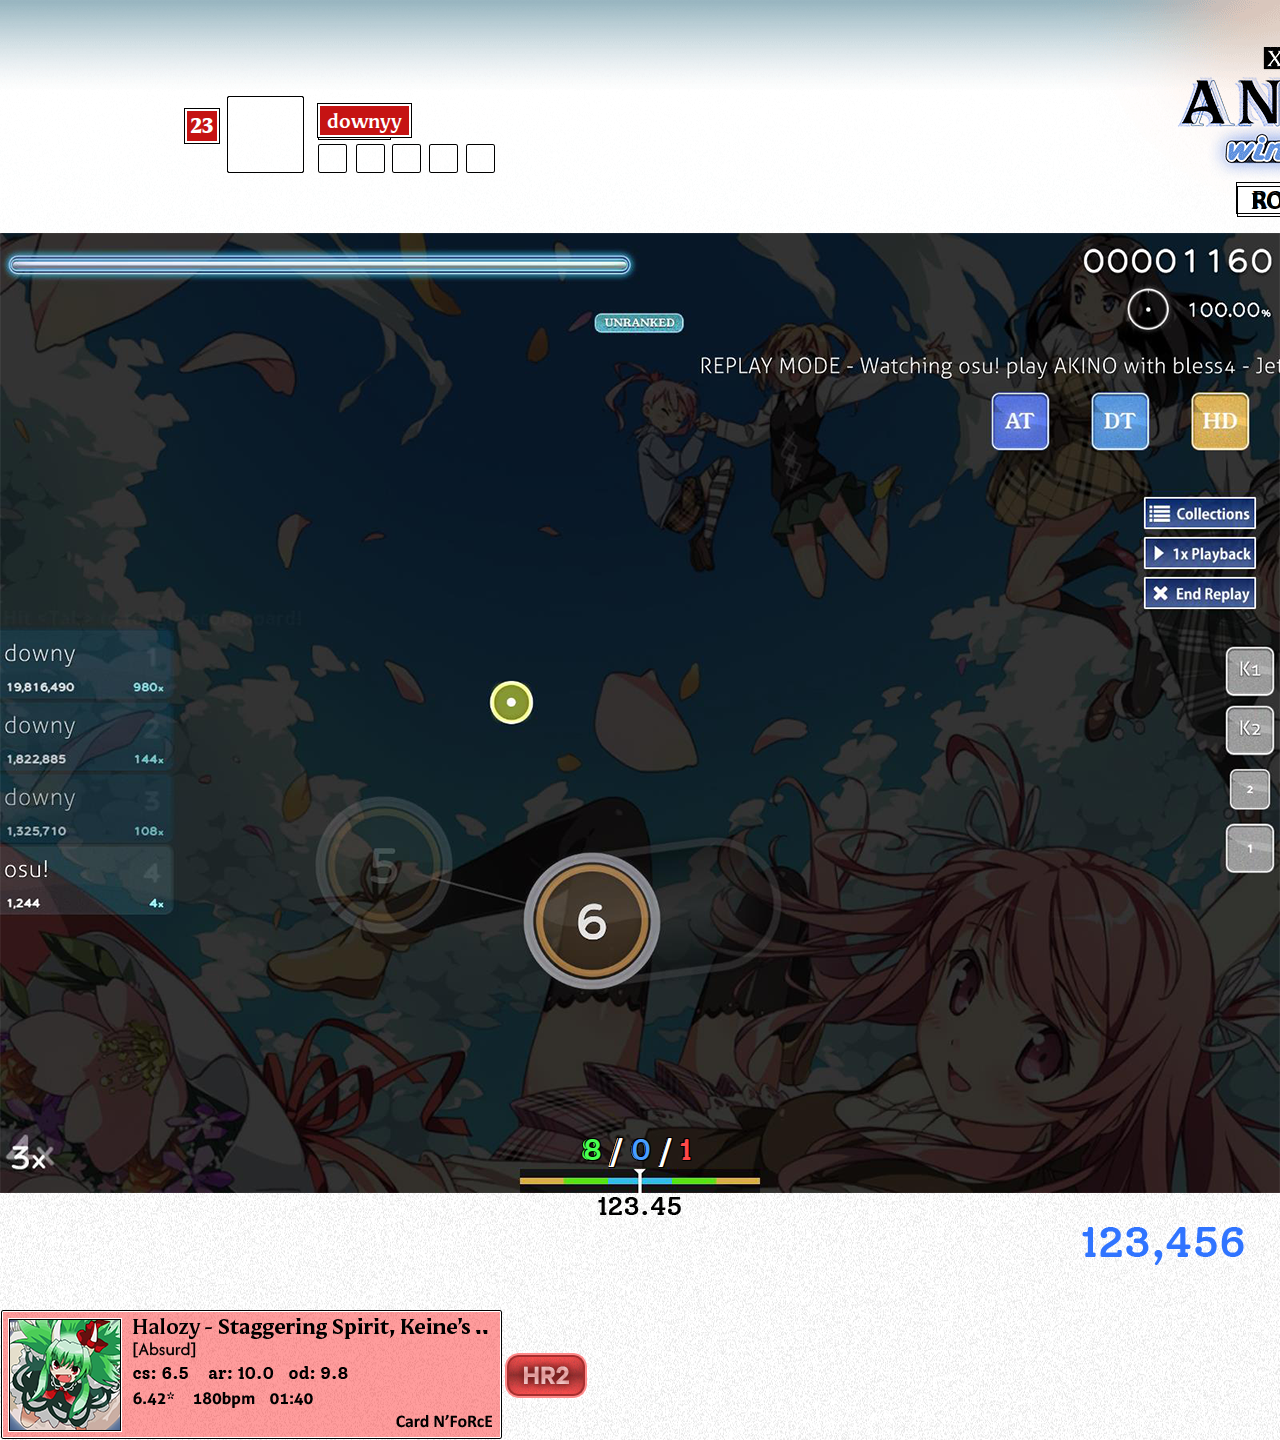
<file: main/index.html>
<!DOCTYPE html>
<html lang="en">
<head>
    <meta charset="UTF-8">
    <meta name="viewport" content="width=device-width, initial-scale=1.0">
    <title>Gameplay</title>

    <link rel="stylesheet" href="../_shared/top-section.css">
    <link rel="stylesheet" href="style.css">
</head>
<body>
    <div id="main">
        <!-- Seeding -->
        <div class="playerSeed" id="redPlayerSeed">23</div>
        <div class="playerSeed" id="bluePlayerSeed">23</div>

        <!-- Player Profile Picture -->
        <div class="profilePicture" id="redProfilePicture"></div>
        <div class="profilePicture" id="blueProfilePicture"></div>

        <!-- Names -->
        <div class="playerName" id="redPlayerName">downyy</div>
        <div class="playerName" id="bluePlayerName">fairy bread</div>
        
        <!-- Stars -->
        <div class="starsContainer" id="redStarsContainer"></div>
        <div class="starsContainer" id="blueStarsContainer"></div>

        <!-- Round name -->
        <div id="roundName">RO32</div>

        <!-- Non 300 Counts -->
        <div class="non300Counts" id="redNon300Counts">
            <span class="count100" id="red100Count">8</span> / 
            <span class="count50" id="red50Count">0</span> / 
            <span class="countMiss" id="redMissCount">1</span>
        </div>
        <div class="non300Counts" id="blueNon300Counts">
            <span class="count100" id="blue100Count">12</span> / 
            <span class="count50" id="blue50Count">3</span> / 
            <span class="countMiss" id="blueMissCount">9</span>
        </div>
    </div>

    <script src="index.js"></script>
</body>
</html>
</file>
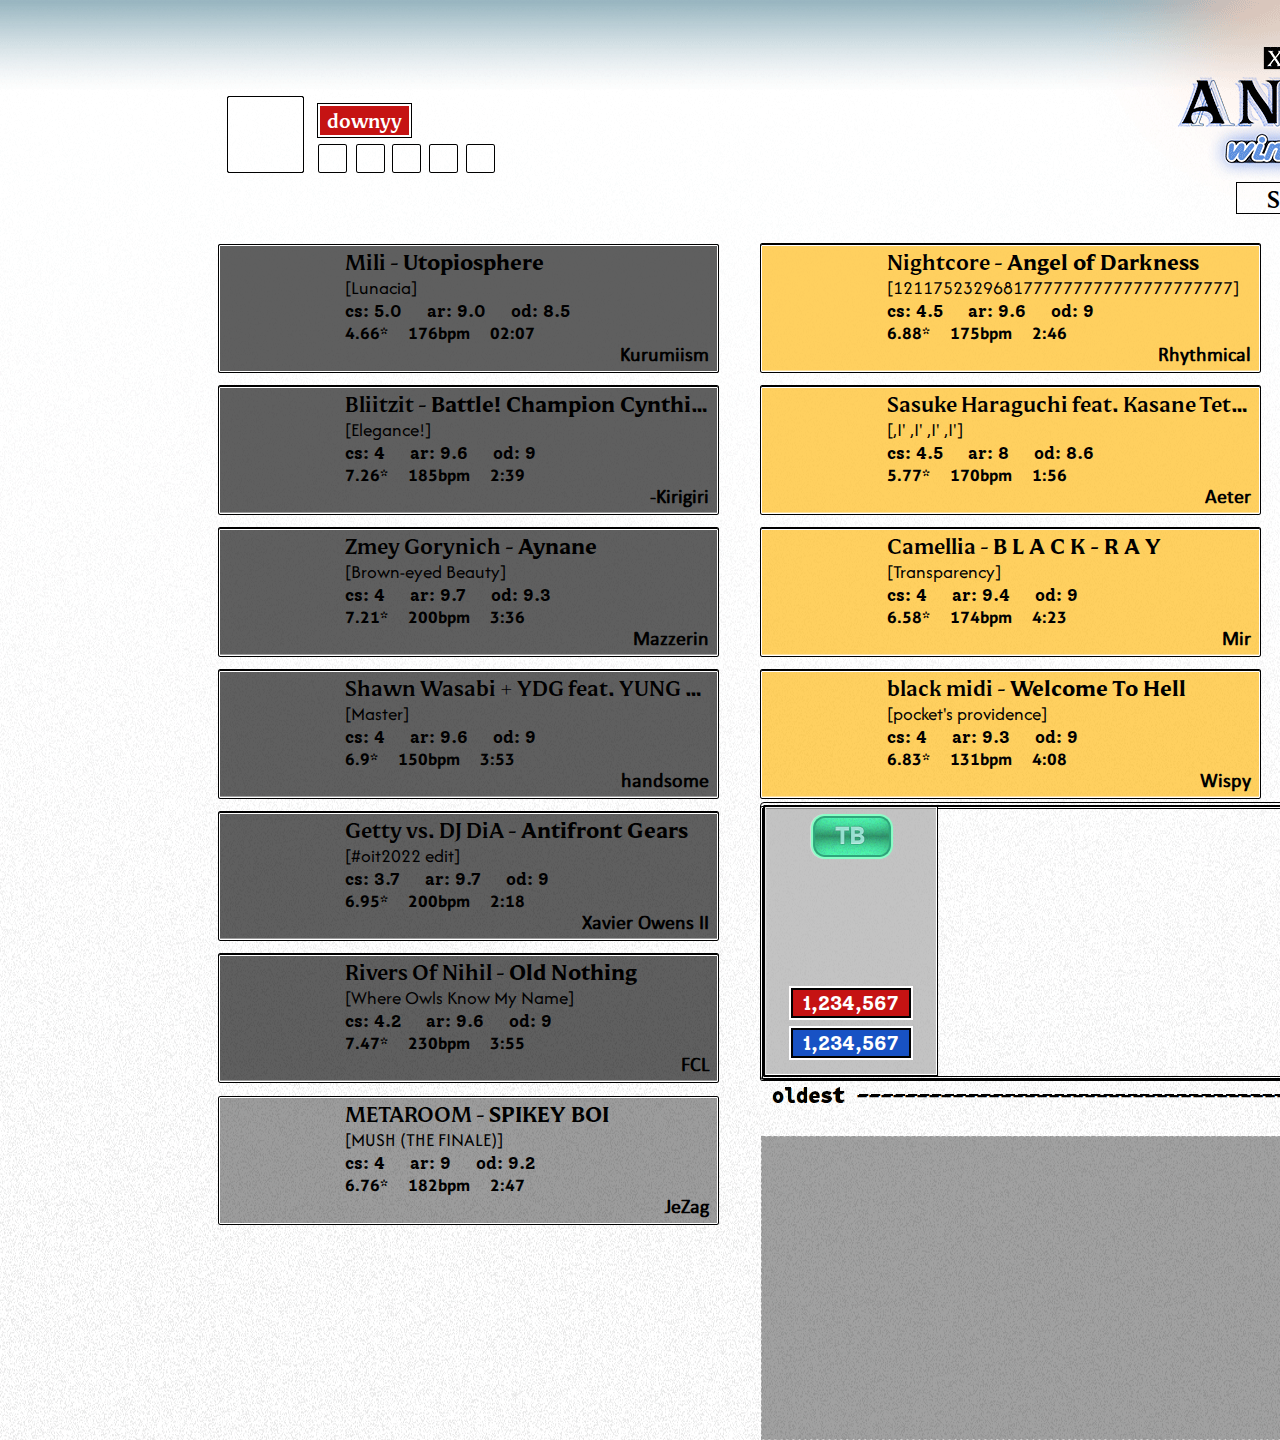
<file: mappool/index.html>
<!DOCTYPE html>
<html lang="en">
<head>
    <meta charset="UTF-8">
    <meta name="viewport" content="width=device-width, initial-scale=1.0">
    <title>Mappool</title>
    <link rel="stylesheet" href="style.css">
    
    <script src="../_shared/reconnecting-websocket.min.js"></script>
</head>
<body>
    <div id="main">
        <!-- Profile Pictures -->
        <div class="profilePicture" id="redProfilePicture"></div>
        <div class="profilePicture" id="blueProfilePicture"></div>

        <!-- Names -->
        <div class="playerName" id="redPlayerName">downyy</div>
        <div class="playerName" id="bluePlayerName">fairy bread</div>
        
        <!-- Stars -->
        <div class="starsContainer" id="redStarsContainer"></div>
        <div class="starsContainer" id="blueStarsContainer"></div>

        <!-- Round name -->
        <div id="roundName">RO32</div>

        <!-- Panels -->
        <div id="allPanelsContainer">
            <div class="modPanel" id="NMPanels">
                <div class="panel">
                    <img src="static/panels/NMpanel.png">
                    <div class="mapBackgroundImage"></div>
                    <div class="mapArtistAndTitle"><span class="mapArtist">Mili</span> - <span class="mapTitle">Utopiosphere</span></div>
                    <div class="mapDifficulty">[Lunacia]</div>
                    <div class="CSARODStats">cs: <span class="stats">5.0</span> ar: <span class="stats">9.0</span> od: <span class="stats">8.5</span></div>
                    <div class="SRBPMLENStats"><span class="stats">4.66*</span><span class="stats">176bpm</span><span class="stats">02:07</span></div>
                    <div class="mapMapper">Kurumiism</div>
                </div>
            </div>
            <div class="modPanel" id="HDPanels"></div>
            <div class="modPanel" id="HRPanels"></div>
            <div id="DTTBPanels">
                <div class="modPanel" id="DTPanels"></div>
                <div class="modPanel" id="TBPanels"></div>
            </div>
        </div>

        <!-- Match History Timeline -->
        <div id="matchHistoryTimelineContainer">
            <div id="matchHistoryTimeline">
                <div class="matchHistoryPanel">
                    <img class="matchHistoryPanelImage" src="static/panels/MatchHistoryPanel.png">
                    <div class="matchHistoryPanelBackgroundImage"></div>
                    <div class="matchHistoryPanelPickedBackground"></div>
                    <img class="matchHistoryPanelMod" src="static/match-history/TB.png">
                    <div class="matchHistoryPanelScore matchHistoryPanelWinnerScore matchHistoryPanelRedScore">1,234,567</div>
                    <div class="matchHistoryPanelScore matchHistoryPanelLoserScore matchHistoryPanelBlueScore">1,234,567</div>
                </div>
            </div>
        </div>
        <div id="matchHistoryTimelineBottom">oldest --------------------------------------------------------------------- newest</div>
    </div>

    <script src="index.js"></script>
</body>
</html>
</file>
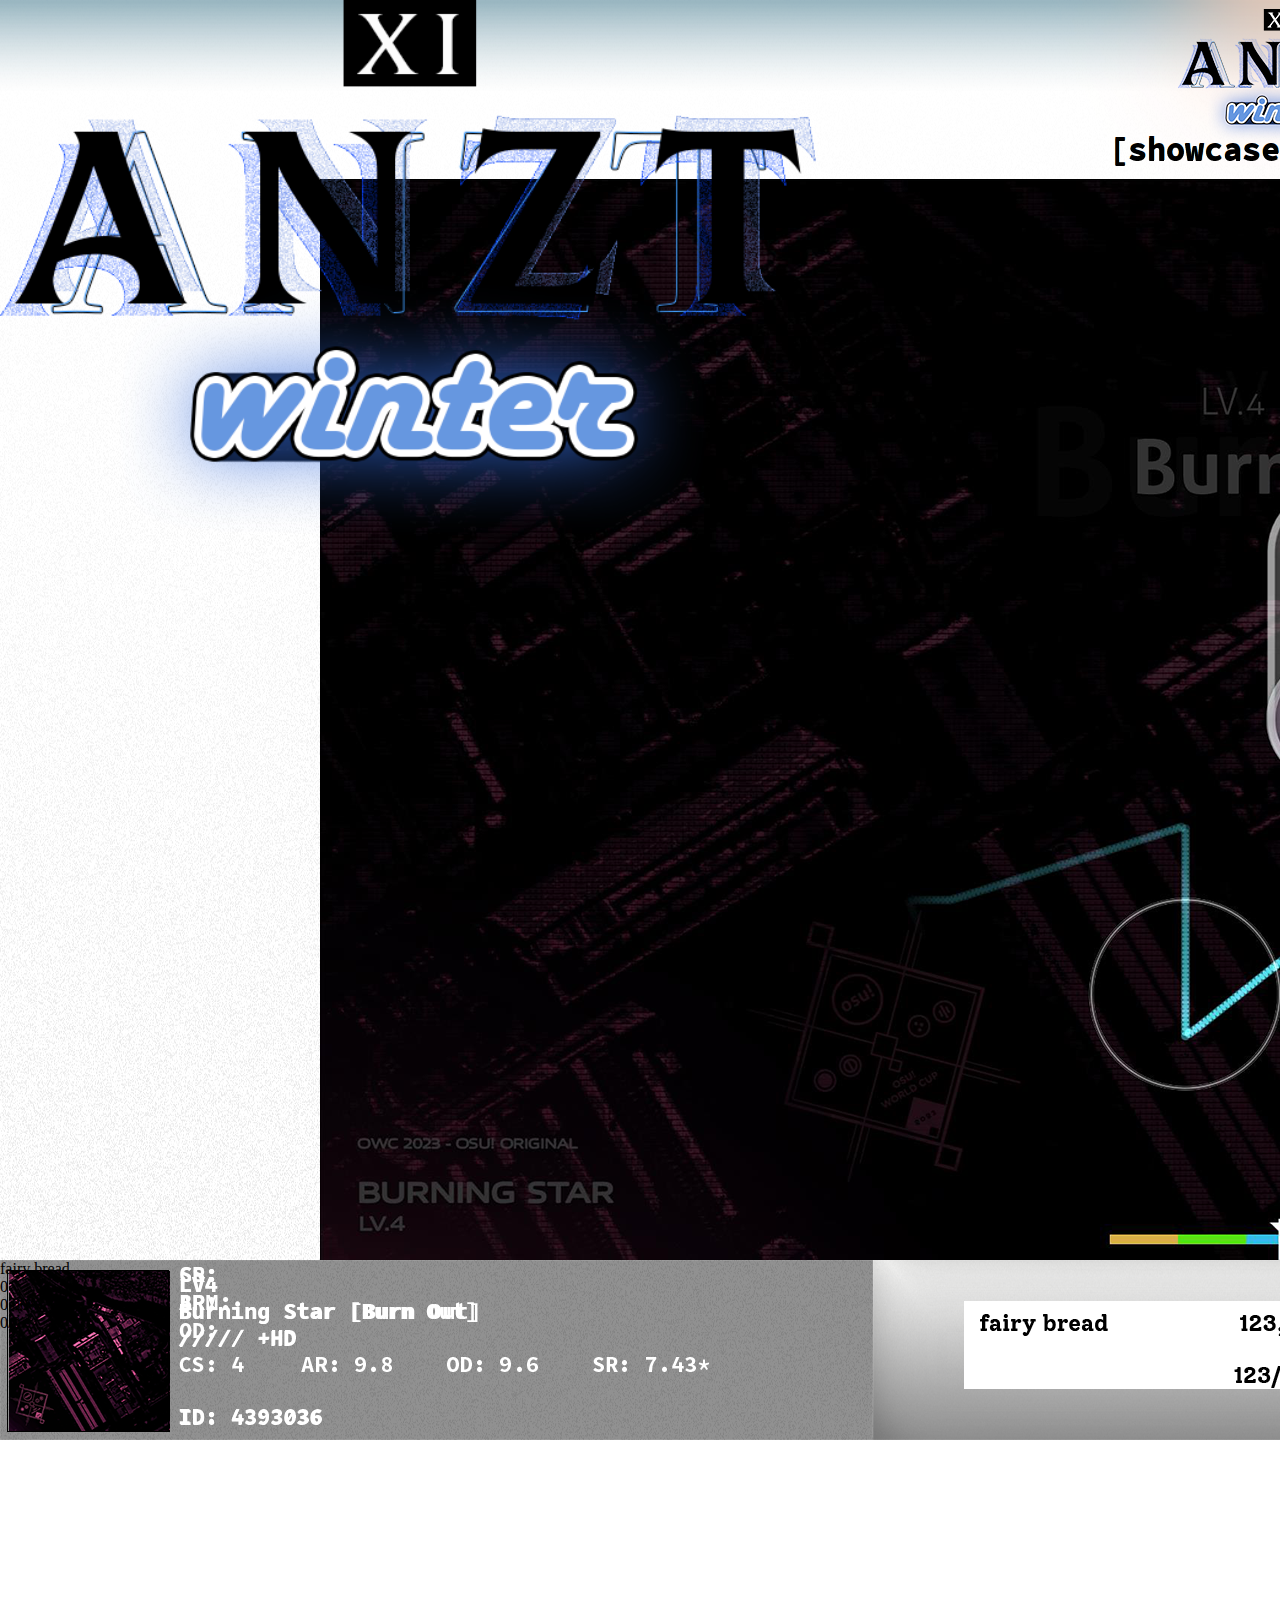
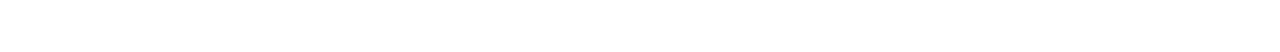
<file: showcase/index.html>
<!DOCTYPE html>
<html lang="en">
<head>
    <meta charset="UTF-8">
    <meta name="viewport" content="width=device-width, initial-scale=1.0">
    <title>Showcase</title>
    <link rel="stylesheet" href="style.css">

    <link rel="preconnect" href="https://fonts.googleapis.com">
    <link rel="preconnect" href="https://fonts.gstatic.com" crossorigin>
    <link href="https://fonts.googleapis.com/css2?family=Solway:wght@300;400;500;700;800&display=swap" rel="stylesheet">

    <script src="../_shared/deps/chart.min.js"></script>
    <script src="../_shared/deps/countUp.js"></script>
    <script src="../_shared/deps/reconnecting-websocket.min.js"></script>
    <script src="../_shared/deps/smooth.js"></script>
</head>
<body>
    <div id="main">
        <!-- Logo -->
        <img id="logo" src="static/logo.png">
        
        <!-- Showcase title -->
        <div id="showcaseTitle">[showcase of RO32]</div>

        <!-- Sponsored by -->
        <div id="sponsoredByText">sponsored by</div>
        <img id="sponsoredByImage" src="static/korelax.png">

        <!-- Bottom Area -->
        <section id="bottom">
            <!-- Map Statistics -->
            <div id="mapStatistics">
                <div id="mapBanner"></div>
                <div class="mapInfoLeftAlign mapInfoText mapStatLineText" id="mapArtist">LV4</div>
                <div class="mapInfoLeftAlign mapInfoText mapStatLineText" id="mapSongAndDifficulty">Burning Star [Burn Out]</div>
                <div class="mapInfoLeftAlign mapInfoText mapStatLineText" id="mapInfoMods">///// <span id="mapInfoModsText">+HD</span></span></div>
                <div class="mapInfoLeftAlign mapStats" id="mapStatsCSRAOD">
                    <div class="mapInfoText">CS: <span id="mapStatsCS"></span></div>
                    <div class="mapInfoText">AR: <span id="mapStatsAR"></span></div>
                    <div class="mapInfoText">OD: <span id="mapStatsOD"></span></div>
                </div>
                <div class="mapInfoLeftAlign mapStats" id="mapStatsSRBPM">
                    <div class="mapInfoText">SR: <span id="mapStatsSR"></span></div>
                    <div class="mapInfoText">BPM: <span id="mapStatsBPM"></span></div>
                </div>
                <div class="mapInfoLeftAlign mapInfoText" id="mapInfoIdText">ID: <span id="mapInfoMapId">4393036</span></div>
            </div>
            <!-- Player Details Information -->
            <div id="playerDetails">
                <div id="playerDetailsContainer">
                    <div class="playerDetailsTop" id="playerName">fairy bread</div>
                    <div class="playerDetailsTop" id="playerScore">123,456</div>
                    <div class="playerDetailsTop" id="playerAccuracy">99.12%</div>
                    <div id="playerDetailsCombo"><span id="playerDetailsCurrentCombo">123</span>/<span id="playerDetailsMaxCombo">1234</span></div>
                </div>
            </div>
            <!-- Song Strain -->
            <div id="strainGraph">
                <canvas class="strainGraphDetail" id="strain" width="873" height="160"></canvas>
                <div id="progress">
                    <canvas class="strainGraphDetail" id="strainProgress" width="873" height="160"></canvas>
                </div>
            </div>
        </section>
    </div>

    <script src="index.js"></script>
</body>
</html>
</file>
<file: _shared/top-section.css>
:root {
    --redPlayerColour: rgb(197, 19, 19);
    --bluePlayerColour: rgb(24, 82, 196);

    --playerSeedLeftRight: 184px;
    --profilePictureWidthHeight: 75px;
    --profilePictureLeftRight: 227px;
    --playerNameLeftRight: 317px;
    --starsContainerLeftRight: 302px;
}

@font-face {
    font-family: "Mestiza";
    font-weight: 500;
    src: url("../fonts/Mestiza-Medium.otf")
}
@font-face {
    font-family: "Mestiza";
    font-weight: 900;
    src: url("../fonts/Mestiza-Black.otf")
}

/* Player Seeds */
.playerSeed {
    position: absolute; top: 108px;
    width: 30px; height: 30px;
    border: 3px solid black;
    outline: 2px solid white;
    outline-offset: -3px;
    font-family: "Mestiza"; font-weight: 900; font-size: 21px;
    color: white;
    text-align: center;
    line-height: 26px;
}
#redPlayerSeed {
    left: var(--playerSeedLeftRight); 
    background-color: var(--redPlayerColour);
}
#bluePlayerSeed {
    right: var(--playerSeedLeftRight); 
    background-color: var(--bluePlayerColour);
}

/* Profile Pictures */
.profilePicture {
    position: absolute; top: 96px;
    width: var(--profilePictureWidthHeight); height: var(--profilePictureWidthHeight);
    border: 1px solid black;
    border-radius: 2px;
    background-size: cover;
    background-position: center;
}
#redProfilePicture { left: var(--profilePictureLeftRight); }
#blueProfilePicture { right: var(--profilePictureLeftRight); }

/* Names */
.playerName {
    position: absolute; top: 103px;
    color: white;
    height: 35px;
    padding: 0 8px;
    outline: 2px solid white;
    outline-offset: -3px;
    border: 2px solid black;
    font-family: "Mestiza"; font-weight: 500; font-size: 20px;
    box-sizing: border-box;
    line-height: 29px;
}
#redPlayerName {
    left: var(--playerNameLeftRight); 
    background-color: var(--redPlayerColour);
}
#bluePlayerName {
    right: var(--playerNameLeftRight); 
    background-color: var(--bluePlayerColour);
}

/* Stars */
.starsContainer {
    position: absolute; top: 129px;
    display: flex;
    transition: 500ms ease-in-out;
}
#redStarsContainer { left: var(--starsContainerLeftRight); }
#blueStarsContainer { 
    right: var(--starsContainerLeftRight); 
    flex-direction: row-reverse;
}
#redStarsContainer > * { margin-right: -21px; }
#blueStarsContainer > * { margin-left: -21px; }

/* Round Name */
#roundName {
    position: absolute; left: 50%; top: 182px;
    transform: translateX(-50%);
    width: 86px; height: 30px;
    border: 1px solid black;
    font-family: "Mestiza"; font-weight: 500; font-size: 24px;
    text-align: center;
    line-height: 29px;
}
</file>
<file: main/style.css>
:root {
    --redPlayerColour: rgb(197, 19, 19);
    --bluePlayerColour: rgb(24, 82, 196);

    --playerSeedLeftRight: 184px;
    --profilePictureWidthHeight: 75px;
    --profilePictureLeftRight: 227px;
    --playerNameLeftRight: 317px;
    --starsContainerLeftRight: 302px;
}

::-webkit-scrollbar { display: none; }

@font-face {
    font-family: "Aller";
    font-weight: 700;
    src: url("../fonts/Aller-Bold.ttf")
}
@font-face {
    font-family: "Afacad";
    src: url("../fonts/Afacad.ttf")
}
@font-face {
    font-family: "Calibri";
    src: url("../fonts/Calibri.ttf")
}
@font-face {
    font-family: "Solway";
    font-weight: 500;
    src: url("../fonts/Solway-Medium.ttf")
}
@font-face {
    font-family: "Solway";
    font-weight: 700;
    src: url("../fonts/Solway-Bold.ttf")
}

/* Whole Page */
#main {
    position: absolute; left: 0; top: 0;
    width: 2560px; height: 1440px;
    background-image: url("static/background.png")
}

/* Non 300 Counts */
.non300Counts {
    position: absolute; top: 1131px;
    color: white;
    font-family: "Solway"; font-weight: 500; font-size: 30px;
    text-shadow: -1px -1px 0 black, 1px -1px 0 black, 1px 1px 0 black, 1px 1px 0 black;
    opacity: 1;
    transition: 500ms ease-in-out;
}
#redNon300Counts {
    left: 25%; 
    transform: translateX(-53%);
}
#blueNon300Counts {
    right: 25%; 
    transform: translateX(47%);
}
.count100 { color: #48ff51; }
.count50 { color: rgb(72, 158, 255); }
.countMiss { color: rgb(255, 72, 72); }

/* Unstable Rate */
.unstableRate {
    position: absolute; top: 1191px;
    font-family: "Solway"; font-weight: 500; font-size: 26px;
}
#redUnstableRate {
    left: 25%;
    transform: translateX(-50%);
}
#blueUnstableRate {
    right: 25%;
    transform: translateX(50%);
}

/* Moving Score Bar */
#movingScoreBars {
    opacity: 1;
    transition: 500ms ease-in-out;
}
.movingScoreBar {
    position: absolute; top: 1193px; 
    height: 10px;
    transition: 200ms ease-in-out;
}
#movingScoreBarRed {
    right: 50%;
    background-color: var(--redPlayerColour);
}
#movingScoreBarBlue {
    left: 50%;
    background-color: var(--bluePlayerColour);
}

/* Current Scores */
#currentScoreContainers {
    opacity: 1;
    transition: 500ms ease-in-out;
}
.currentScore {
    position: absolute; top: 1216px;
    font-family: "Solway"; font-weight: 500; font-size: 43px;
    transition: 200ms ease-in-out;
}
.currentPlayingScoreLead { font-size: 48px; }
#currentScoreRed { right: 1315px; }
#currentScoreBlue { left: 1315px; }
/* Playing Score Colours */
#currentPlayingScoreRed { color: #ff3030; }
#currentPlayingScoreBlue { color: #3074ff; }
/* Playing Score Difference */
.currentPlayingScoreDifference { font-size: 27px; }
#currentPlayingScoreRedDifference { text-align: right; }

/* Chat Display */
#chatDisplay { height: 244px; }

/* Now Playing */
#nowPlaying {
    position: absolute; left: 1px; bottom: 0;
    width: 501px; height: 129px;
}
#nowPlayingBannerImage {
    position: absolute; left: 7px; top: 9px;
    width: 110px; height: 110px;
    border: 2px solid black;
}
.nowPlayingLeftAlign { left: 131px; }
#nowPlayingArtistSongName {
    position: absolute; top: -2px;
    width: 370px;
    font-family: "Mestiza"; font-weight: 500; font-size: 21px;
    letter-spacing: 0.5px;
    text-overflow: ellipsis;
    text-wrap: nowrap;
    overflow: hidden;
}
#nowPlayingDifficultyName {
    position: absolute; top: 25px;
    width: 370px;
    font-family: "Afacad"; font-size: 19px;
    text-overflow: ellipsis;
    text-wrap: nowrap;
    overflow: hidden;
}
#nowPlayingStatsCSAROD {
    position: absolute; top: 52px;
    font-family: "Solway"; font-weight: 700; font-size: 17px;
}
#nowPlayingStatsCS, #nowPlayingStatsAR { margin-right: 15px; }
#nowPlayingStatsSRBPMLEN {
    position: absolute; top: 78px;
    font-family: "Aller"; font-weight: 700; font-size: 17px;
}
#nowPlayingStatsSR, #nowPlayingStatsBPM { margin-right: 13px; }
#nowPlayingMapper {
    position: absolute; bottom: 8px; right: 9px;
    font-family: "Calibri"; font-weight: bold; font-size: 18px;
}
#nowPlayingMod {
    position: absolute; left: 503px; bottom: 0px;
    display: flex; align-items: center;
    height: 129px;
    font-family: "Mestiza"; font-weight: 500; font-size: 23px;
}
#nowPlayingModImage { display: none; }
#nowPlayingWarmupText { 
    margin-left: 15px;
    margin-bottom: 7px;
}
</file>
<file: mappool/style.css>
:root {
    --redPlayerColour: rgb(197, 19, 19);
    --bluePlayerColour: rgb(24, 82, 196);

    --profilePictureWidthHeight: 75px;
    --profilePictureLeftRight: 227px;
    --playerNameLeftRight: 317px;
    --starsContainerLeftRight: 302px;
    --mapPanelDetailsLeft: 127px;
    --matchHistoryPanelWidth: 173.79px;
    --matchHistoryPanelHeight: 270px;
}

@font-face {
    font-family: "Aller";
    font-weight: 700;
    src: url("../fonts/Aller-Bold.ttf")
}
@font-face {
    font-family: "Afacad";
    src: url("../fonts/Afacad.ttf")
}
@font-face {
    font-family: "Calibri";
    src: url("../fonts/Calibri.ttf")
}
@font-face {
    font-family: "Mestiza";
    font-weight: 500;
    src: url("../fonts/Mestiza-Medium.otf")
}
@font-face {
    font-family: "Mestiza";
    font-weight: 700;
    src: url("../fonts/Mestiza-Bold.otf")
}
@font-face {
    font-family: "Office Code Pro";
    font-weight: 700;
    src: url("../fonts/OfficeCodePro-Bold.otf")
}
@font-face {
    font-family: "Solway";
    font-weight: 700;
    src: url("../fonts/Solway-Bold.ttf")
}

/* Whole Page */
#main {
    position: absolute; left: 0; top: 0;
    width: 2560px; height: 1440px;
    background-image: url("static/background.png")
}

/* Profile Pictures */
.profilePicture {
    position: absolute; top: 96px;
    width: var(--profilePictureWidthHeight); height: var(--profilePictureWidthHeight);
    border: 1px solid black;
    border-radius: 2px;
    background-size: cover;
    background-position: center;
}
#redProfilePicture { left: var(--profilePictureLeftRight); }
#blueProfilePicture { right: var(--profilePictureLeftRight); }

/* Names */
.playerName {
    position: absolute; top: 103px;
    color: white;
    height: 35px;
    padding: 0 8px;
    outline: 2px solid white;
    outline-offset: -3px;
    border: 2px solid black;
    font-family: "Mestiza"; font-weight: 500; font-size: 20px;
    box-sizing: border-box;
    line-height: 29px;
}
#redPlayerName {
    left: var(--playerNameLeftRight); 
    background-color: var(--redPlayerColour);
}
#bluePlayerName {
    right: var(--playerNameLeftRight); 
    background-color: var(--bluePlayerColour);
}

/* Stars */
.starsContainer {
    position: absolute; top: 129px;
    display: flex;
}
#redStarsContainer { left: var(--starsContainerLeftRight); }
#blueStarsContainer { 
    right: var(--starsContainerLeftRight); 
    flex-direction: row-reverse;
}
#redStarsContainer > * { margin-right: -21px; }
#blueStarsContainer > * { margin-left: -21px; }

/* Round Name */
#roundName {
    position: absolute; left: 50%; top: 182px;
    transform: translateX(-50%);
    width: 86px; height: 30px;
    border: 1px solid black;
    font-family: "Mestiza"; font-weight: 500; font-size: 24px;
    text-align: center;
    line-height: 29px;
}

/* Panels */
#allPanelsContainer { 
    position: absolute; left: 218px; top: 244px; 
    display: flex;
}
/* Panel Containers */
.modPanel {
    display: flex;
    flex-direction: column;
    margin-right: 41px;
}
/* Panels */
.modPanel > * { margin-bottom: 13px; }
#DTTBPanels {
    display: flex;
    flex-direction: column;
}
/* Panel Information */
.panel { 
    position: relative;
    height: 129px;
}
/* Map Background Image */
.mapBackgroundImage {
    position: absolute; left: 7px; top: 50%; 
    transform: translateY(-50%);
    width: 114px; height: 114px;
    background-size: cover;
    background-position: center;
    background-image: url("https://assets.ppy.sh/beatmaps/1927978/covers/cover.jpg")
} 
/* Map Title and Song Name */
.mapArtistAndTitle {
    position: absolute; left: var(--mapPanelDetailsLeft); top: 0;
    font-family: "Mestiza"; font-size: 22px;
    width: 372px;
    white-space: nowrap;
    overflow: hidden;
    text-overflow: ellipsis;
}
.mapArtist { font-weight: 500; }
.mapTitle { font-weight: 700; }
/* Map Difficulty */
.mapDifficulty {
    position: absolute; left: var(--mapPanelDetailsLeft); top: 31.2px;
    font-family: "Afacad"; font-weight: 400; font-size: 19px;
}
/* CS AR OD Stats */
.CSARODStats {
    position: absolute; left: var(--mapPanelDetailsLeft);  top: 56.8px;
    font-family: "Solway"; font-weight: 700; font-size: 17px;
}   
.SRBPMLENStats {
    position: absolute; left: var(--mapPanelDetailsLeft); top: 78.8px;
    font-family: "Aller"; font-weight: 700; font-size: 16px;
}
.stats { margin-right: 20px; }
/* Map Mapper */
.mapMapper {
    position: absolute; right: 10px; bottom: 5px;
    font-family: "Calibri"; font-weight: 700; font-size: 20px;
}
/* Banned Panel */
.bannedPanel, .playedPanel {
    position: absolute; left: 2px; top: 2px;
    transition: 500ms ease-in-out;
    opacity: 0;
}
/* Action Image */
.actionImage {
    position: absolute; left: 19px; top: 15px;
    transition: 500ms ease-in-out;
    opacity: 0;
}

/* Match History */
#matchHistoryTimelineContainer {
    position: absolute; left: 760px; top: 805px;
    border: 4px double black;
    border-radius: 4px;
    width: 1036px; height: 270px;
    overflow: hidden;
}
#matchHistoryTimeline {
    width: 1216.53px;
    display: flex;
    transform: translateX(calc(-100% + 1216.53px))
}
#matchHistoryTimelineBottom {
    position: absolute; left: 772px; top: 1082px;
    font-family: "Office Code Pro"; font-weight: 700; font-size: 20.4px;
}
.matchHistoryPanel {
    position: relative;
    width: var(--matchHistoryPanelWidth); height: 270px;
}
.matchHistoryPanelImage { width: var(--matchHistoryPanelWidth); height: 270px; }
.matchHistoryPanelBackgroundImage {
    position: absolute; left: 2px; top: 2px;
    width: calc(var(--matchHistoryPanelWidth) - 4px);
    height: calc(var(--matchHistoryPanelHeight) - 4px);
    background-size: cover;
    background-position: center;
    background-image: url("https://assets.ppy.sh/beatmaps/1927978/covers/cover.jpg")
}
.matchHistoryPanelPickedBackground {
    position: absolute; left: 2px; top: 2px;
    width: calc(var(--matchHistoryPanelWidth) - 4px);
    height: calc(var(--matchHistoryPanelHeight) - 4px);
    background: rgb(255, 255, 255, 0.5);
}
.matchHistoryPanelMod {
    position: absolute; left: 50%; top: 6px;
    transform: translateX(-50%);
}
.matchHistoryPanelScore {
    position: absolute; left: 50%; 
    width: 120px; height: 30px;
    transform: translateX(-50%);
    outline: 2px solid black;
    outline-offset: -4px;
    border: 2px solid white;
    font-family: "Solway"; font-weight: 700; font-size: 20px;
    text-align: center;
    color: white;
    line-height: 30px;
}
.matchHistoryPanelWinnerScore { top: 180px; }
.matchHistoryPanelLoserScore { top: 220px; }
.matchHistoryPanelRedScore { background-color: var(--redPlayerColour); }
.matchHistoryPanelBlueScore { background-color: var(--bluePlayerColour); }
</file>
<file: showcase/style.css>
/* Import fonts */
@font-face {
    font-family: "Office Code Pro";
    font-weight: 700;
    src: url("../fonts/OfficeCodePro-Bold.woff2")
}

/* Whole Page */
#main {
    position: absolute; left: 0; top: 0;
    width: 2560px; height: 1440px;
    background-image: url("static/background.png");
    background-size: cover;
}

/* Showcase title */
#showcaseTitle {
    position: absolute; left: 50%; top: 129px;
    transform: translateX(-50%);
    font-family: "Office Code Pro"; font-weight: 700; font-size: 32px;
}

/* Sponsored by */
#sponsoredByText {
    font-family: "Office Code Pro"; font-weight: 700; font-size: 19px;
    position: absolute; right: 83px; top: 595px;
}
#sponsoredByImage {
    position: absolute; right: 52px; top: 635px;
    width: 199px; height: 59px;
}

/* Bottom Area */
#bottom {
    position: absolute; bottom: 0;
    width: inherit; height: 180px;
}
/* Map Statistics */
#mapStatistics {
    position: absolute; left: 0;
    width: 873px; height: inherit;
}
#mapBanner {
    position: absolute; left: 7px; top: 10px;
    border: 1px solid #000000;
    width: 160px; height: 160px;
    background-image: url("https://assets.ppy.sh/beatmaps/2095154/covers/cover.jpg");
    background-size: cover;
    background-position: center;
}
/* Map Stats Text */
.mapInfoText {
    font-family: "Office Code Pro"; font-weight: 700; font-size: 22px;
    color: white;
}
/* Map Stats artist*/
.mapStatLineText {
    width: 675px;
    text-wrap: nowrap;
    overflow: hidden;
    text-overflow: ellipsis;
}
.mapInfoLeftAlign { position: absolute; left: 179px;}
#mapArtist { top: 10px; }
#mapSongAndDifficulty { top: 37px; }
#mapInfoMods { top: 64px; }
#mapStats { 
    top: 91px;
    display: flex;
}
#mapStats > * { margin-right: 54px; }
#mapInfoIdText { top: 143px; }
</file>
